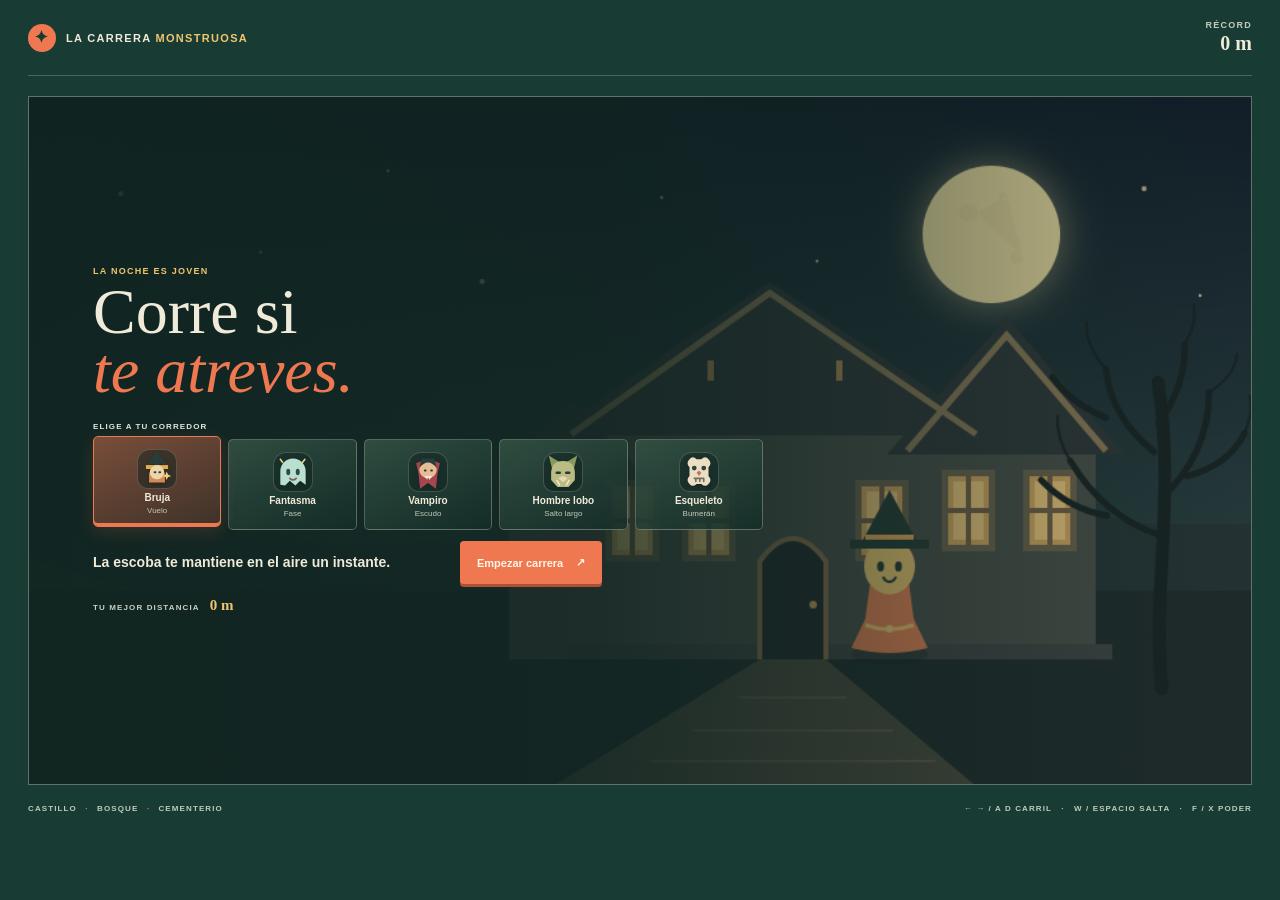
<file: index.html>
<!--
  La Carrera Monstruosa — Juego local de obstáculos
  Copyright (c) 2026 Proyecto personal
  Uso personal; no distribuido públicamente.
  Built with dbv-specs-ops · https://github.com/davidbuenov/dbv-specs-ops
-->
<!doctype html>
<html lang="es">
  <head>
    <meta charset="utf-8">
    <meta name="viewport" content="width=device-width, initial-scale=1">
    <meta name="theme-color" content="#193c34">
    <meta name="description" content="Corre, esquiva obstáculos y supera tu récord monstruoso.">
    <title>La Carrera Monstruosa</title>
    <link rel="stylesheet" href="styles.css">
    <script src="game.js" defer></script>
  </head>
  <body>
    <main class="game-shell">
      <header class="topbar">
        <a class="brand" href="#inicio" aria-label="La Carrera Monstruosa, inicio">
          <span class="brand-mark" aria-hidden="true">✦</span>
          <span>LA CARRERA <strong>MONSTRUOSA</strong></span>
        </a>
        <div class="top-record"><span>RÉCORD</span><strong id="topRecord">0 m</strong></div>
      </header>

      <section class="game-frame" aria-label="Juego La Carrera Monstruosa">
        <canvas id="gameCanvas" width="960" height="540" tabindex="0" aria-label="Pista de carrera de tres carriles"></canvas>

        <div id="hud" class="hud" hidden>
          <div class="hud-distance"><span>DISTANCIA</span><strong id="distanceValue">0 <small>m</small></strong></div>
          <div class="hud-zone"><span id="zoneName">CASTILLO ABANDONADO</span><span id="obstacleHint" class="obstacle-hint">ARMADURAS · BLOQUES · HUECOS</span><span class="zone-marker" aria-hidden="true"></span></div>
          <div class="hud-power">
            <span id="powerIcon" class="power-icon" aria-hidden="true">✦</span>
            <span class="power-copy"><strong id="powerName">Poder</strong><span id="cooldownText">LISTO</span></span>
            <span class="cooldown-track" aria-hidden="true"><span id="cooldownBar"></span></span>
          </div>
          <button id="pauseButton" class="icon-button pause-button" type="button" aria-label="Pausar partida" title="Pausar">Ⅱ</button>
        </div>

        <section id="menuScreen" class="screen menu-screen" aria-labelledby="mainTitle">
          <div class="menu-heading">
            <p class="eyebrow">LA NOCHE ES JOVEN</p>
            <h1 id="mainTitle">Corre si<br><em>te atreves.</em></h1>
          </div>
          <div class="character-picker">
            <p class="picker-label">ELIGE A TU CORREDOR</p>
            <div class="character-list" role="group" aria-label="Personajes">
              <button class="character-choice is-selected" type="button" data-character="witch" aria-pressed="true">
                <span class="character-symbol witch-symbol" aria-hidden="true"><svg viewBox="0 0 48 48"><path d="m11 20 13-19 13 19-9-3-4 4-5-4z" fill="#283c39"/><path d="M10 19h28v5H10z" fill="#e5a94f"/><path d="M14 29q10-9 20 0v12H14z" fill="#d38a59"/><circle cx="24" cy="28" r="9" fill="#edd5aa"/><path d="M21 28h1m5 0h1" stroke="#293e37" stroke-width="2.5" stroke-linecap="round"/><path d="m36 27 2 4 4 2-4 1-2 4-1-4-4-1 4-2z" fill="#f4d37e"/></svg></span><strong>Bruja</strong><span>Vuelo</span>
              </button>
              <button class="character-choice" type="button" data-character="ghost" aria-pressed="false">
                <span class="character-symbol ghost-symbol" aria-hidden="true"><svg viewBox="0 0 48 48"><path d="M8 40V23a16 16 0 0 1 32 0v17l-7-5-6 6-7-6-6 6z" fill="#b9dfd1"/><ellipse cx="18" cy="24" rx="2.5" ry="4" fill="#314943"/><ellipse cx="30" cy="24" rx="2.5" ry="4" fill="#314943"/><path d="M20 32q4 4 8 0" fill="none" stroke="#805c55" stroke-width="2" stroke-linecap="round"/><path d="m11 12-3-4m28 4 3-4" stroke="#f3d17a" stroke-width="2" stroke-linecap="round"/></svg></span><strong>Fantasma</strong><span>Fase</span>
              </button>
              <button class="character-choice" type="button" data-character="vampire" aria-pressed="false">
                <span class="character-symbol vampire-symbol" aria-hidden="true"><svg viewBox="0 0 48 48"><path d="M9 13q15-9 30 0l-3 13-2 19-10-7-10 7-2-19z" fill="#a64450"/><circle cx="24" cy="21" r="11" fill="#e7bd96"/><path d="M13 19q11-14 22 0l-3-12H16z" fill="#293d3a"/><path d="M20 22h1m7 0h1" stroke="#293d3a" stroke-width="2.5" stroke-linecap="round"/><path d="m20 29 3 5 1-5 2 5 3-5" fill="#fff0da"/></svg></span><strong>Vampiro</strong><span>Escudo</span>
              </button>
              <button class="character-choice" type="button" data-character="werewolf" aria-pressed="false">
                <span class="character-symbol wolf-symbol" aria-hidden="true"><svg viewBox="0 0 48 48"><path d="m10 19-4-16 16 10m16 6 4-16-16 10" fill="#899960"/><path d="M9 26q0-16 15-16t15 16v8l-8 9H17l-8-9z" fill="#b9bd83"/><path d="M16 25h4m8 0h4" stroke="#293b34" stroke-width="3" stroke-linecap="round"/><path d="m18 32 6-3 6 3-6 5z" fill="#e9d7b4"/><path d="m16 34 4 7m12-7-4 7" stroke="#efe5ce" stroke-width="2"/></svg></span><strong>Hombre lobo</strong><span>Salto largo</span>
              </button>
              <button class="character-choice" type="button" data-character="skeleton" aria-pressed="false">
                <span class="character-symbol bone-symbol" aria-hidden="true"><svg viewBox="0 0 48 48"><path d="M12 8q4-5 9 0h6q5-5 9 0 5 5 0 10v11q5 5 0 10-4 5-9 0h-6q-5 5-9 0-5-5 0-10V18q-5-5 0-10z" fill="#eadfc5"/><circle cx="18" cy="19" r="3" fill="#30413b"/><circle cx="30" cy="19" r="3" fill="#30413b"/><path d="m21 25 3-3 3 3-3 4z" fill="#bf7559"/><path d="M18 32h12m-10 0v4m5-4v4m5-4v4" stroke="#746e5d" stroke-width="2" stroke-linecap="round"/></svg></span><strong>Esqueleto</strong><span>Bumerán</span>
              </button>
            </div>
            <div class="menu-actions">
              <p id="selectedPower" class="selected-power">La escoba te mantiene en el aire un instante.</p>
              <button id="startButton" class="primary-button" type="button">Empezar carrera <span aria-hidden="true">↗</span></button>
            </div>
          </div>
          <p class="menu-record">TU MEJOR DISTANCIA <strong id="menuRecord">0 m</strong></p>
        </section>

        <section id="pauseScreen" class="screen result-screen" aria-labelledby="pauseTitle" hidden>
          <p class="eyebrow">RESPIRA UN MOMENTO</p>
          <h2 id="pauseTitle">En pausa</h2>
          <button id="resumeButton" class="primary-button" type="button">Seguir corriendo <span aria-hidden="true">↗</span></button>
        </section>

        <section id="resultScreen" class="screen result-screen" aria-labelledby="resultTitle" hidden>
          <p class="eyebrow" id="resultEyebrow">FIN DE LA CARRERA</p>
          <h2 id="resultTitle">¡Casi lo logras!</h2>
          <p id="resultDistance" class="result-distance">0 <small>m</small></p>
          <p id="newRecord" class="new-record" hidden>✦ NUEVO RÉCORD ✦</p>
          <p class="best-distance">TU MEJOR DISTANCIA <strong id="resultRecord">0 m</strong></p>
          <div class="result-actions">
            <button id="retryButton" class="primary-button" type="button">Intentar de nuevo <span aria-hidden="true">↗</span></button>
            <button id="changeCharacterButton" class="quiet-button" type="button">Cambiar monstruo</button>
          </div>
        </section>
      </section>

      <nav id="touchControls" class="touch-controls" aria-label="Controles de carrera" hidden>
        <div class="lane-controls" aria-label="Cambiar de carril">
          <button id="leftButton" class="touch-button lane-button" type="button" aria-label="Carril izquierdo">←</button>
          <button id="rightButton" class="touch-button lane-button" type="button" aria-label="Carril derecho">→</button>
        </div>
        <div class="action-controls">
          <button id="jumpButton" class="touch-button jump-button" type="button" aria-label="Saltar">↑</button>
          <button id="skillButton" class="touch-button skill-button" type="button" aria-label="Activar habilidad">✦</button>
        </div>
      </nav>

      <footer class="bottomline">
        <span>CASTILLO <i>·</i> BOSQUE <i>·</i> CEMENTERIO</span>
        <span class="desktop-hint">← → / A D CARRIL <b>·</b> W / ESPACIO SALTA <b>·</b> F / X PODER</span>
        <span class="mobile-hint">DESLIZA PARA CAMBIAR DE CARRIL</span>
      </footer>
      <p id="storageNotice" class="storage-notice" role="status" hidden></p>
      <p id="gameAnnouncement" class="visually-hidden" role="status" aria-live="polite"></p>
    </main>
  </body>
</html>
</file>
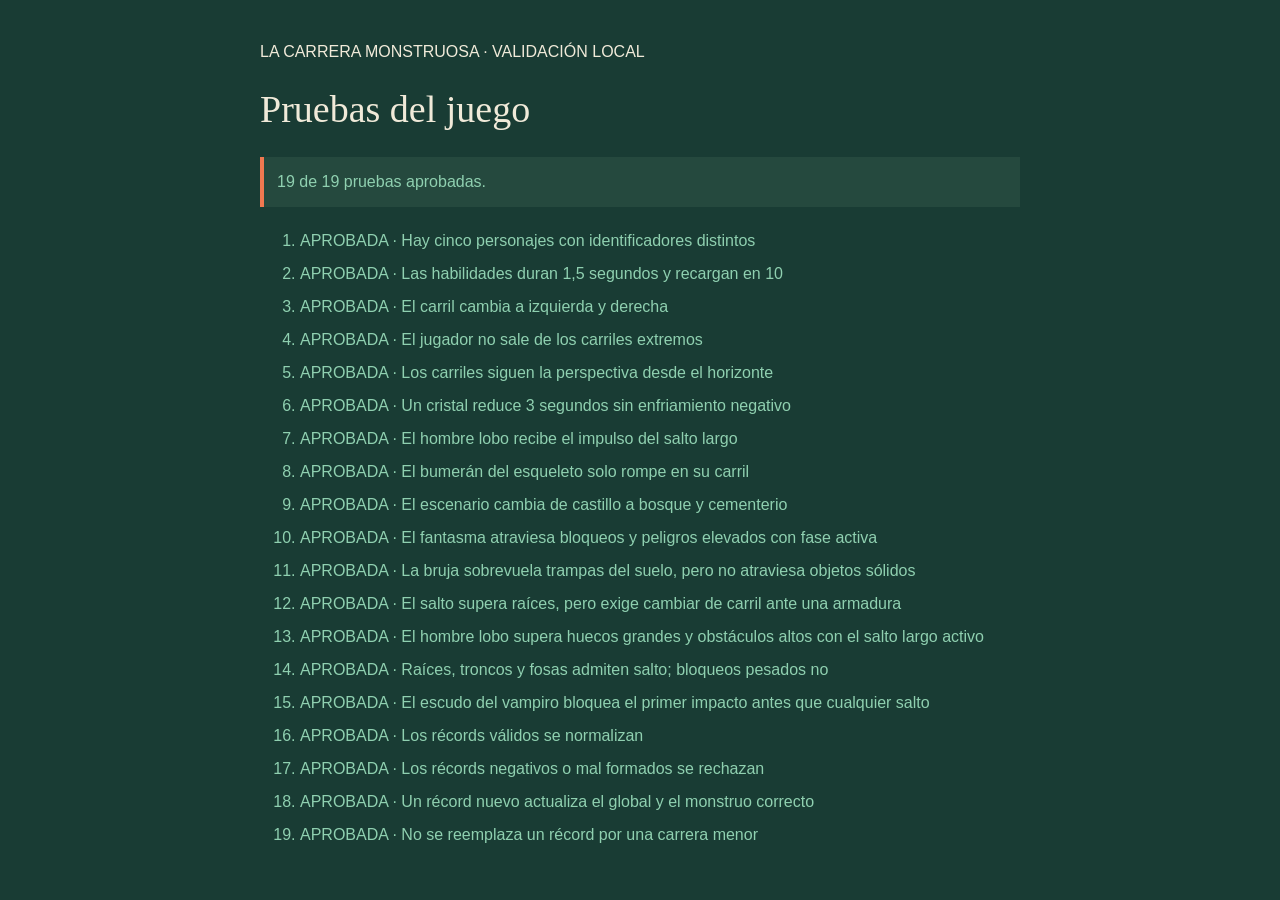
<file: tests.html>
<!--
  La Carrera Monstruosa — Pruebas locales
  Copyright (c) 2026 Proyecto personal
  Uso personal; no distribuido públicamente.
  Built with dbv-specs-ops · https://github.com/davidbuenov/dbv-specs-ops
-->
<!doctype html>
<html lang="es">
  <head>
    <meta charset="utf-8">
    <meta name="viewport" content="width=device-width, initial-scale=1">
    <title>Pruebas · La Carrera Monstruosa</title>
    <style>
      body { max-width: 760px; margin: 40px auto; padding: 0 20px; background: #193c34; color: #f0ead9; font: 16px/1.5 "Trebuchet MS", sans-serif; }
      h1 { font: 500 38px/1.1 Georgia, serif; }
      #summary { margin: 22px 0; padding: 13px; border-left: 4px solid #f07850; background: #25493e; }
      li { margin: 9px 0; }.pass { color: #8fd0b0; }.fail { color: #ff9b80; }
    </style>
    <script src="game.js" defer></script>
    <script src="tests.js" defer></script>
  </head>
  <body>
    <p>LA CARRERA MONSTRUOSA · VALIDACIÓN LOCAL</p>
    <h1>Pruebas del juego</h1>
    <div id="summary" role="status" aria-live="polite">Ejecutando…</div>
    <ol id="results"></ol>
  </body>
</html>
</file>
<file: styles.css>
/*
  La Carrera Monstruosa — Estilos del juego
  Copyright (c) 2026 Proyecto personal
  Uso personal; no distribuido públicamente.
  Built with dbv-specs-ops · https://github.com/davidbuenov/dbv-specs-ops
*/
:root {
  color-scheme: dark;
  --forest: #183c34;
  --forest-light: #315b48;
  --bone: #f0ead9;
  --muted: #c2cabb;
  --coral: #f07850;
  --gold: #f0c56e;
  --mint: #8fd0b0;
  --line: rgba(240, 234, 217, .24);
  --serif: Georgia, "Times New Roman", serif;
  --sans: "Trebuchet MS", "Segoe UI", sans-serif;
}

* { box-sizing: border-box; }
body { min-width: 320px; min-height: 100vh; margin: 0; background: #183c34; color: var(--bone); font-family: var(--sans); }
button, a { font: inherit; }
button:focus-visible, a:focus-visible { outline: 3px solid var(--gold); outline-offset: 3px; }
[hidden] { display: none !important; }
.visually-hidden { position: absolute; width: 1px; height: 1px; overflow: hidden; clip: rect(0, 0, 0, 0); white-space: nowrap; }

.game-shell { width: min(1260px, calc(100% - 56px)); margin: 0 auto; }
.topbar { height: 76px; display: flex; align-items: center; justify-content: space-between; border-bottom: 1px solid var(--line); }
.brand { display: inline-flex; align-items: center; gap: 10px; color: var(--bone); text-decoration: none; font-size: 11px; font-weight: 900; letter-spacing: .12em; }
.brand strong { color: var(--gold); }
.brand-mark { width: 28px; height: 28px; display: grid; place-items: center; border-radius: 50%; background: var(--coral); color: #173b32; font-size: 17px; }
.top-record { display: grid; gap: 2px; text-align: right; }
.top-record span, .menu-record, .best-distance, .eyebrow, .picker-label, .bottomline { font-size: 9px; font-weight: 800; letter-spacing: .14em; }
.top-record span { color: var(--muted); }
.top-record strong { font-family: var(--serif); font-size: 20px; font-weight: 600; }

.game-frame { position: relative; width: 100%; aspect-ratio: 16 / 9; min-height: 420px; max-height: 720px; margin-top: 20px; overflow: hidden; isolation: isolate; border: 1px solid rgba(240, 234, 217, .3); background: #223e3b; }
.game-frame.is-playing { aspect-ratio: 16 / 9; }
#gameCanvas { position: absolute; inset: 0; width: 100%; height: 100%; display: block; }
.hud { position: absolute; z-index: 2; inset: 0 0 auto; min-height: 71px; display: flex; align-items: center; justify-content: space-between; gap: 18px; padding: 10px 18px; background: linear-gradient(180deg, rgba(13, 34, 31, .79), rgba(13, 34, 31, 0)); }
.hud-distance { display: grid; gap: 1px; min-width: 90px; }
.hud-distance > span, .hud-zone { color: var(--bone); font-size: 9px; font-weight: 800; letter-spacing: .13em; }
.hud-distance strong { font-family: var(--serif); font-size: 29px; line-height: 1; }
.hud-distance small, .result-distance small { font-family: var(--sans); font-size: 12px; }
.hud-zone { display: grid; grid-template-columns: minmax(0, 1fr) 6px; grid-template-rows: auto auto; align-items: center; gap: 3px 8px; padding: 7px 10px; border: 1px solid rgba(240, 234, 217, .28); background: rgba(15, 37, 33, .48); }
.hud-zone #zoneName { grid-column: 1; grid-row: 1; }
.obstacle-hint { color: #d8cba6; font-size: 8px; font-weight: 700; letter-spacing: .07em; white-space: nowrap; }
.hud-zone .obstacle-hint { grid-column: 1; grid-row: 2; }
.zone-marker { grid-column: 2; grid-row: 1 / span 2; width: 6px; height: 6px; border-radius: 50%; background: var(--gold); box-shadow: 0 0 10px var(--gold); }
.hud-power { min-width: 170px; display: flex; align-items: center; gap: 9px; }
.power-icon { width: 31px; height: 31px; display: grid; place-items: center; border: 1px solid rgba(240, 197, 110, .55); border-radius: 50%; color: var(--gold); font-size: 16px; }
.power-copy { display: grid; gap: 2px; min-width: 70px; }
.power-copy strong { font-size: 11px; }
.power-copy span { color: var(--muted); font-size: 8px; font-weight: 800; letter-spacing: .1em; }
.cooldown-track { width: 48px; height: 4px; overflow: hidden; background: rgba(240, 234, 217, .25); }
.cooldown-track span { width: 100%; height: 100%; display: block; background: var(--gold); transform: scaleX(1); transform-origin: left; }
.icon-button { width: 34px; height: 34px; display: grid; place-items: center; border: 1px solid var(--line); border-radius: 50%; background: rgba(13, 34, 31, .55); color: var(--bone); cursor: pointer; }
.pause-button { font-size: 15px; }

.screen { position: absolute; z-index: 3; display: flex; flex-direction: column; align-items: center; justify-content: center; text-align: center; }
.menu-screen { inset: 0; align-items: flex-start; justify-content: center; padding: 36px clamp(25px, 5vw, 76px); background: linear-gradient(90deg, rgba(15, 36, 32, .9) 0%, rgba(15, 36, 32, .77) 46%, rgba(15, 36, 32, .1) 100%); text-align: left; }
.menu-heading { width: 100%; }
.eyebrow { margin: 0 0 7px; color: var(--gold); }
.menu-heading h1 { margin: 0; font-family: var(--serif); font-size: clamp(39px, 5vw, 66px); font-weight: 500; line-height: .92; }
.menu-heading h1 em { color: var(--coral); font-weight: 500; }
.character-picker { width: min(100%, 670px); margin-top: 21px; }
.picker-label { margin: 0 0 8px; color: #e4e7d9; font-size: 8px; }
.character-list { display: grid; grid-template-columns: repeat(5, minmax(74px, 1fr)); gap: 7px; }
.character-choice { min-height: 91px; display: grid; align-content: center; justify-items: center; gap: 3px; border: 1px solid rgba(240, 234, 217, .27); border-radius: 5px; padding: 7px 4px; background: linear-gradient(155deg, rgba(52, 82, 68, .88), rgba(20, 45, 40, .82)); color: var(--bone); cursor: pointer; transition: border-color .15s ease, background-color .15s ease, transform .15s ease, box-shadow .15s ease; }
.character-choice:hover { transform: translateY(-2px); border-color: var(--gold); }
.character-choice.is-selected { transform: translateY(-3px); border-color: var(--coral); background: linear-gradient(155deg, rgba(125, 79, 58, .96), rgba(66, 51, 42, .92)); box-shadow: inset 0 -3px 0 var(--coral), 0 5px 18px rgba(240, 120, 80, .16); }
.character-symbol { width: 40px; height: 40px; display: grid; place-items: center; overflow: hidden; border: 1px solid rgba(240, 234, 217, .2); border-radius: 13px 13px 10px 10px; background: rgba(12, 32, 29, .46); color: var(--gold); }
.character-symbol svg { width: 100%; height: 100%; display: block; filter: drop-shadow(0 2px 2px rgba(12, 24, 21, .3)); }
.ghost-symbol { color: #b9ded2; }.vampire-symbol { color: #e69479; }.wolf-symbol { color: #c5d091; }.bone-symbol { color: #eee3ca; }
.character-choice strong { font-size: 10px; }
.character-choice > span:last-child { color: var(--muted); font-size: 8px; }
.menu-actions { display: flex; align-items: center; gap: 17px; margin-top: 11px; }
.selected-power { max-width: 350px; min-width: 0; flex: 1; margin: 0; color: #f0ead9; font-size: 14px; font-weight: 600; line-height: 1.45; }
.primary-button { min-height: 43px; display: inline-flex; align-items: center; justify-content: center; gap: 13px; border: 0; border-radius: 4px; padding: 0 17px; background: var(--coral); box-shadow: 0 3px 0 #ad5039; color: #fff7e8; cursor: pointer; font-size: 11px; font-weight: 900; transition: transform .15s ease, background-color .15s ease; }
.primary-button:hover { transform: translateY(-2px); background: #f4855e; }
.primary-button:active { transform: translateY(1px); box-shadow: none; }
.menu-record { margin: 13px 0 0; color: #c8d0c1; font-size: 8px; }
.menu-record strong { margin-left: 7px; color: var(--gold); font-family: var(--serif); font-size: 15px; letter-spacing: 0; }

.result-screen { inset: 0; gap: 10px; padding: 22px; background: rgba(17, 40, 36, .9); backdrop-filter: blur(3px); }
.result-screen .eyebrow { margin: 0; }
.result-screen h2 { margin: 0; font-family: var(--serif); font-size: clamp(35px, 5vw, 56px); font-weight: 500; }
.result-distance { margin: 0; color: var(--gold); font-family: var(--serif); font-size: clamp(46px, 7vw, 78px); line-height: 1; }
.new-record { margin: -3px 0 0; color: var(--coral); font-size: 10px; font-weight: 900; letter-spacing: .15em; }
.best-distance { margin: 0 0 4px; color: var(--muted); font-size: 8px; }
.best-distance strong { margin-left: 5px; color: var(--bone); font-family: var(--serif); font-size: 14px; letter-spacing: 0; }
.result-actions { display: flex; flex-wrap: wrap; justify-content: center; gap: 10px; margin-top: 5px; }
.quiet-button { min-height: 43px; border: 1px solid var(--line); border-radius: 4px; padding: 0 14px; background: transparent; color: var(--bone); cursor: pointer; font-size: 11px; font-weight: 800; }
.quiet-button:hover { border-color: var(--gold); }

.touch-controls { display: none; align-items: center; justify-content: space-between; padding: 14px 2px 2px; }
.lane-controls, .action-controls { display: flex; gap: 9px; }
.touch-button { width: 54px; height: 48px; display: grid; place-items: center; border: 1px solid rgba(240, 234, 217, .28); border-radius: 6px; background: #25493e; color: var(--bone); cursor: pointer; font-size: 21px; font-weight: 900; touch-action: manipulation; }
.touch-button:active { background: #38634d; }
.skill-button { border-color: rgba(240, 197, 110, .65); color: var(--gold); }
.bottomline { min-height: 47px; display: flex; align-items: center; justify-content: space-between; gap: 12px; color: #c0cbbc; font-size: 8px; }
.bottomline i { margin: 0 5px; color: var(--coral); font-style: normal; }
.bottomline b { margin: 0 6px; color: var(--gold); }
.mobile-hint { display: none; }
.storage-notice { margin: 0 0 10px; color: #f4d58c; text-align: center; font-size: 11px; }

@media (max-width: 760px) {
  .game-shell { width: min(100% - 24px, 600px); }
  .topbar { height: 61px; }
  .brand { gap: 7px; font-size: 9px; letter-spacing: .08em; }
  .brand-mark { width: 24px; height: 24px; font-size: 14px; }
  .top-record span { font-size: 8px; }.top-record strong { font-size: 16px; }
  .game-frame { min-height: 0; margin-top: 12px; aspect-ratio: 4 / 5; max-height: 72vh; }
  .game-frame.is-playing { aspect-ratio: 16 / 9; }
  .hud { min-height: 58px; gap: 8px; padding: 8px 9px; }
  .hud-distance { min-width: 54px; }.hud-distance > span { font-size: 7px; }.hud-distance strong { font-size: 21px; }
  .hud-zone { gap: 3px 5px; padding: 6px; font-size: 7px; letter-spacing: .06em; }
  .obstacle-hint { font-size: 6px; letter-spacing: 0; }
  .hud-power { min-width: 0; gap: 5px; }.power-icon { width: 26px; height: 26px; font-size: 13px; }
  .power-copy { min-width: 49px; }.power-copy strong { font-size: 9px; }.power-copy span { font-size: 7px; }
  .cooldown-track { display: none; }.pause-button { width: 29px; height: 29px; }
  .menu-screen { justify-content: flex-end; padding: 76px 14px 17px; background: linear-gradient(180deg, rgba(15, 36, 32, .12), rgba(15, 36, 32, .32) 20%, rgba(15, 36, 32, .95) 46%, rgba(15, 36, 32, .98)); }
  .menu-heading { margin-bottom: 12px; }.menu-heading .eyebrow { font-size: 8px; }.menu-heading h1 { font-size: clamp(34px, 10vw, 48px); }
  .character-picker { margin-top: 0; }.picker-label { font-size: 7px; }
  .character-list { grid-template-columns: repeat(5, minmax(0, 1fr)); gap: 4px; }
  .character-choice { min-height: 76px; gap: 2px; padding: 4px 2px; }
  .character-symbol { width: 32px; height: 32px; border-radius: 10px 10px 8px 8px; font-size: 15px; }
  .character-choice strong { font-size: 8px; }.character-choice > span:last-child { font-size: 7px; }
  .menu-actions { align-items: stretch; gap: 8px; margin-top: 9px; }
  .selected-power { align-self: center; font-size: 13px; }
  .menu-actions .primary-button { min-height: 39px; gap: 6px; padding-inline: 10px; font-size: 10px; }
  .menu-record { margin-top: 8px; font-size: 7px; }
  .touch-controls { display: flex; }
  .bottomline { min-height: 34px; font-size: 7px; letter-spacing: .08em; }
  .desktop-hint { display: none; }.mobile-hint { display: inline; text-align: right; }
  .result-screen { gap: 8px; }
}

@media (max-width: 390px) {
  .game-shell { width: calc(100% - 18px); }
  .character-choice strong { font-size: 7px; }
  .hud-zone { max-width: 126px; font-size: 6px; }
  .menu-actions { flex-direction: column; }
  .selected-power { max-width: none; }
  .menu-actions .primary-button { align-self: flex-start; }
}

@media (prefers-reduced-motion: reduce) {
  *, *::before, *::after { animation-duration: .01ms !important; animation-iteration-count: 1 !important; scroll-behavior: auto !important; transition-duration: .01ms !important; }
}
</file>
